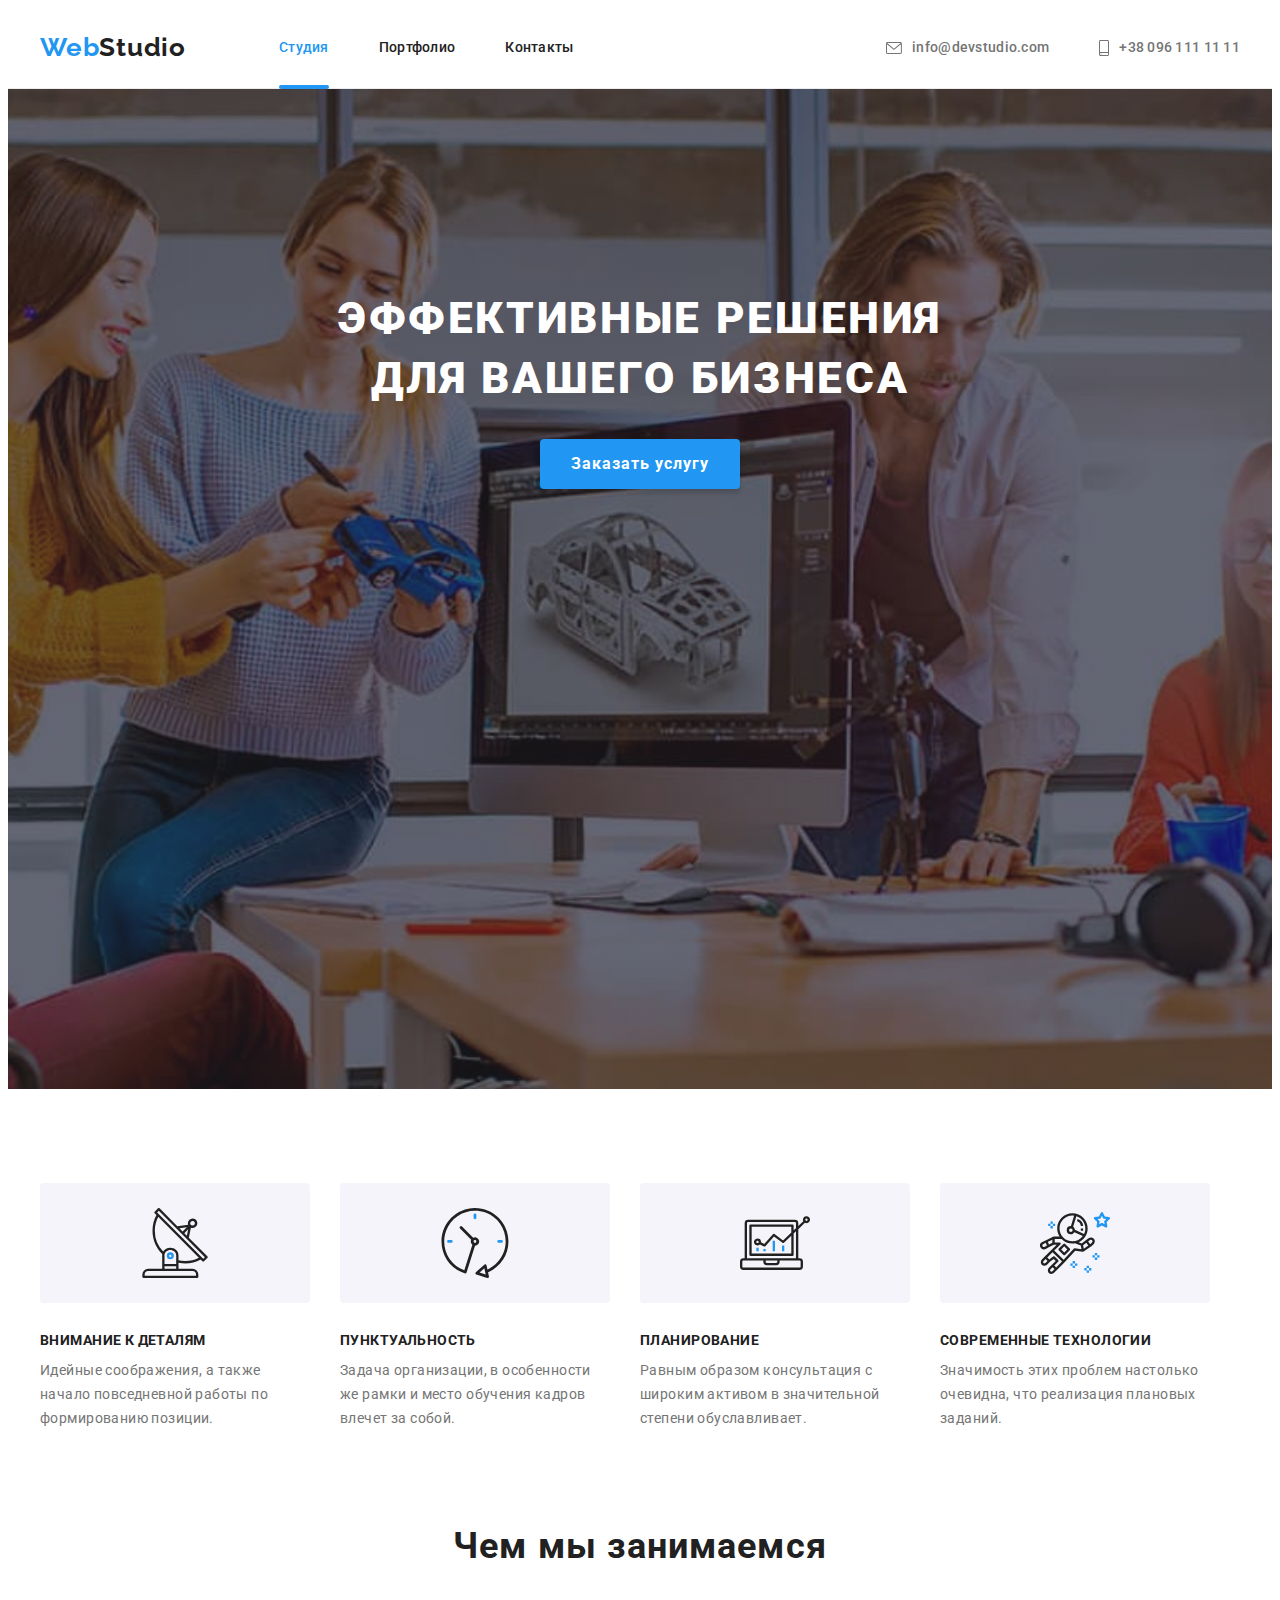
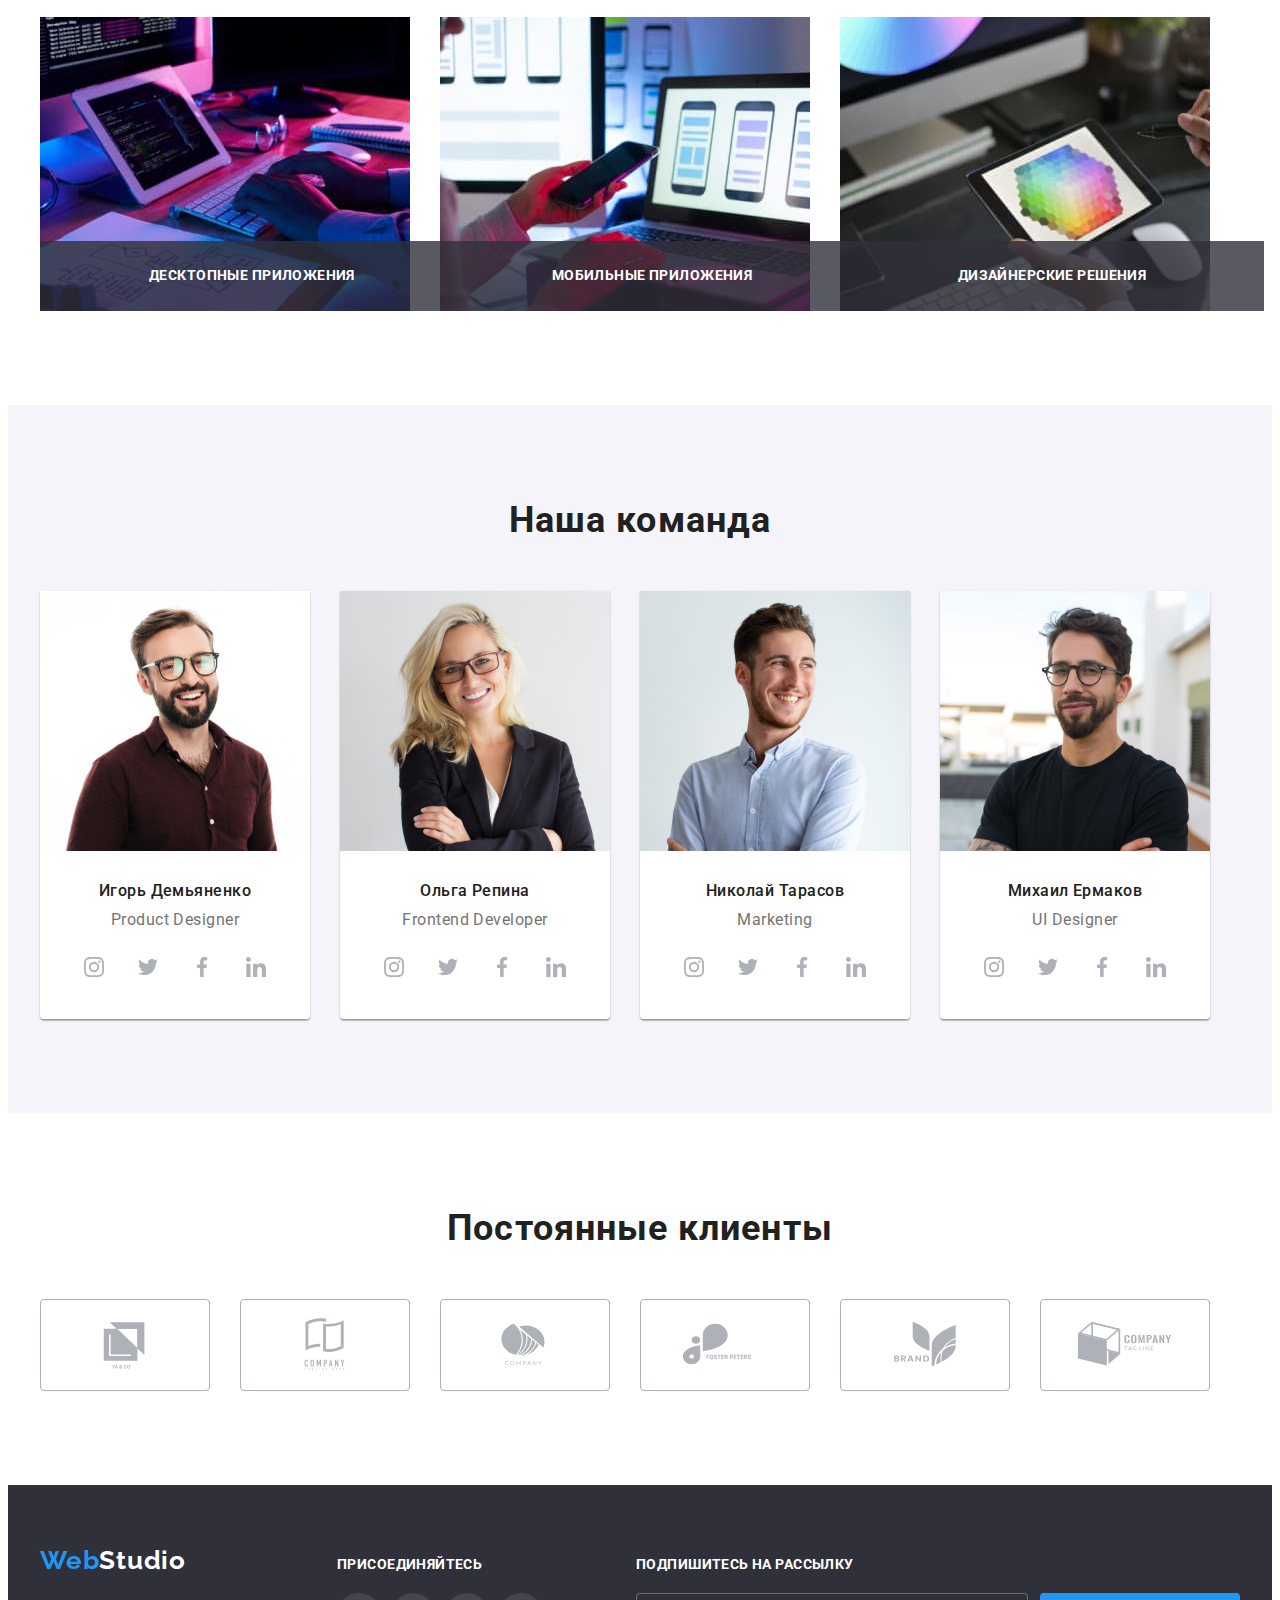
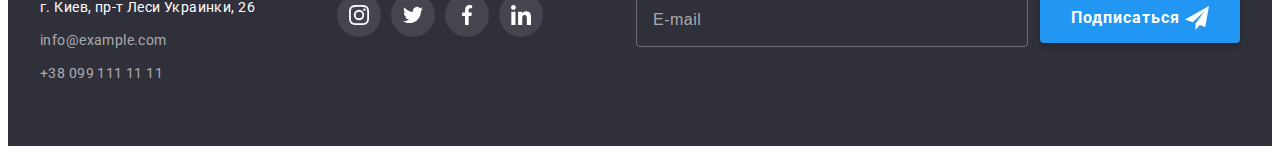
<file: index.html>
<!DOCTYPE html>
<html lang="ru">
  <head>
    <meta charset="UTF-8" />
    <meta http-equiv="X-UA-Compatible" content="IE=edge" />
    <meta name="viewport" content="width=device-width, initial-scale=1.0" />
    <title>WebStudio</title>
    <link
      rel="stylesheet"
      href="https://cdnjs.cloudflare.com/ajax/libs/modern-normalize/1.1.0/modern-normalize.min.css"
      integrity="sha512-wpPYUAdjBVSE4KJnH1VR1HeZfpl1ub8YT/NKx4PuQ5NmX2tKuGu6U/JRp5y+Y8XG2tV+wKQpNHVUX03MfMFn9Q=="
      crossorigin="anonymous"
      referrerpolicy="no-referrer"
    />
    <link rel="preconnect" href="https://fonts.googleapis.com" />
    <link rel="preconnect" href="https://fonts.gstatic.com" crossorigin />
    <link
      href="https://fonts.googleapis.com/css2?family=Raleway:wght@700&family=Roboto:wght@400;500;700;900&display=swap"
      rel="stylesheet"
    />
    <link rel="stylesheet" href="./css/main.min.css">
  </head>
  <body>
    <!-- HEADER -->
    <header class="header">
      <div class="container header__container">
        <a href="./index.html" lang="en" class="logo header__logo"><span class="logo-accent">Web</span>Studio
        </a>
        <nav class="site-nav">
          <ul class="list site-nav__list">
            <li class="site-nav__item">
              <a href="./index.html" class="link site-nav__link site-nav__link--current">Студия</a>
            </li>
            <li class="site-nav__item">
              <a href="./portfolio.html" class="link site-nav__link">Портфолио</a>
            </li>
            <li class="site-nav__item">
              <a href="" class="link site-nav__link">Контакты</a>
            </li>
          </ul>
        </nav>
        <ul class="list contacts header__contacts">
          <li class="contacts__item">
            <a href="mailto:info@example.com" class="link contacts__link">
              <svg class="contacts__icon" width="16" height="12">
                <use href="./images/svg/symbol-defs.svg#icon-envelope"></use>
              </svg>
              info@devstudio.com</a>
          </li>
          <li class="contacts__item">
            <a href="tel:+380961111111" class="link contacts__link">
              <svg class="contacts__icon" width="10" height="16">
                <use href="./images/svg/symbol-defs.svg#icon-smartphone"></use>
              </svg>
              +38 096 111 11 11
            </a>
          </li>
        </ul>
      </div>
    </header>
    <main>
      <!-- HERO -->
      <section class="hero">
        <div class="container">
          <h1 class="hero__title">Эффективные решения для вашего бизнеса</h1>
          <button type="button" class="button" data-modal-open>
            Заказать услугу
          </button>
        </div>
      </section>
      <!-- ADVANTAGES -->
      <section class="advantages">
        <div class="container">
          <h2 class="visually-hidden">Наши преимущества</h2>
          <ul class="list advantages__list">
            <li class="advantages__item">
              <div class="advantages__icon-bg">
                <svg class="advantages__icon" width="70" height="70">
                  <use href="./images/svg/symbol-defs.svg#icon-antenna"></use>
                </svg>
              </div>
              <h3 class="secondary-title advantages__title">Внимание к деталям</h3>
              <p class="advantages__text">
                Идейные соображения, а также начало повседневной работы по
                формированию позиции.
              </p>
            </li>
            <li class="advantages__item">
              <div class="advantages__icon-bg">
                <svg class="advantages__icon" width="70" height="70">
                  <use href="./images/svg/symbol-defs.svg#icon-clock"></use>
                </svg>
              </div>
              <h3 class="secondary-title advantages__title">Пунктуальность</h3>
              <p class="advantages__text">
                Задача организации, в особенности же рамки и место обучения
                кадров влечет за собой.
              </p>
            </li>
            <li class="advantages__item">
              <div class="advantages__icon-bg">
                <svg class="advantages__icon" width="70" height="70">
                  <use href="./images/svg/symbol-defs.svg#icon-diagram"></use>
                </svg>
              </div>
              <h3 class="secondary-title advantages__title">Планирование</h3>
              <p class="advantages__text">
                Равным образом консультация с широким активом в значительной
                степени обуславливает.
              </p>
            </li>
            <li class="advantages__item">
              <div class="advantages__icon-bg">
                <svg class="advantages__icon" width="70" height="70">
                  <use href="./images/svg/symbol-defs.svg#icon-astronaut"></use>
                </svg>
              </div>
              <h3 class="secondary-title advantages__title">Современные технологии</h3>
              <p class="advantages__text">
                Значимость этих проблем настолько очевидна, что реализация
                плановых заданий.
              </p>
            </li>
          </ul>
        </div>
      </section>
      <!-- DIRECTIONS -->
      <section class="directions">
        <div class="container">
          <h2 class="title">Чем мы занимаемся</h2>
          <ul class="list directions__list">
            <li class="directions__item">
              <img
                src="./images/directions/img1.jpg"
                alt="Пишем код"
                width="370"
                height="294"
                class="directions__img"
              />
              <p class="secondary-title directions__secondary-title">Десктопные приложения</p>
            </li>
            <li class="directions__item">
              <img
                src="./images/directions/img2.jpg"
                alt="Адаптируем сайт под смартфон"
                width="370"
                height="294"
                class="directions__img"
              />
              <p class="secondary-title directions__secondary-title">Мобильные приложения</p>
            </li>
            <li class="directions__item">
              <img
                src="./images/directions/img3.jpg"
                alt="Разрабатываем дизайн"
                width="370"
                height="294"
                class="directions__img"
              />
              <p class="secondary-title directions__secondary-title">Дизайнерские решения</p>
            </li>
          </ul>
        </div>
      </section>
      <!-- TEAM -->
      <section class="team">
        <div class="container">
          <h2 class="title">Наша команда</h2>
          <ul class="list team__card-set">
            <li class="team__card">
              <img
                src="./images/team/img1.jpg"
                alt="Фото"
                width="270"
                height="260"
                class="team__img"
              />
              <div class="team__content">
                <h3 class="team__name">Игорь Демьяненко</h3>
                <p lang="en" class="team__position">Product Designer</p>
                <ul class="list team__socials">
                  <li class="team__item">
                    <a href="" class="team__link">
                      <svg class="team__icon" width="20" height="20">
                        <use
                          href="./images/svg/symbol-defs.svg#icon-instagram"
                        ></use>
                      </svg>
                    </a>
                  </li>
                  <li class="team__item">
                    <a href="" class="team__link">
                      <svg class="team__icon" width="20" height="20">
                        <use
                          href="./images/svg/symbol-defs.svg#icon-twitter"
                        ></use>
                      </svg>
                    </a>
                  </li>
                  <li class="team__item">
                    <a href="" class="team__link">
                      <svg class="team__icon" width="20" height="20">
                        <use
                          href="./images/svg/symbol-defs.svg#icon-facebook"
                        ></use>
                      </svg>
                    </a>
                  </li>
                  <li class="team__item">
                    <a href="" class="team__link">
                      <svg class="team__icon" width="20" height="20">
                        <use
                          href="./images/svg/symbol-defs.svg#icon-linkedin"
                        ></use>
                      </svg>
                    </a>
                  </li>
                </ul>
              </div>
            </li>
            <li class="team__card">
              <img
                src="./images/team/img2.jpg"
                alt="Фото"
                width="270"
                height="260"
                class="team__img"
              />
              <div class="team__content">
                <h3 class="team__name">Ольга Репина</h3>
                <p lang="en" class="team__position">Frontend Developer</p>
                <ul class="list team__socials">
                  <li class="team__item">
                    <a href="" class="team__link">
                      <svg class="team__icon" width="20" height="20">
                        <use href="./images/svg/symbol-defs.svg#icon-instagram"></use>
                      </svg>
                    </a>
                  </li>
                  <li class="team__item">
                    <a href="" class="team__link">
                      <svg class="team__icon" width="20" height="20">
                        <use href="./images/svg/symbol-defs.svg#icon-twitter"></use>
                      </svg>
                    </a>
                  </li>
                  <li class="team__item">
                    <a href="" class="team__link">
                      <svg class="team__icon" width="20" height="20">
                        <use href="./images/svg/symbol-defs.svg#icon-facebook"></use>
                      </svg>
                    </a>
                  </li>
                  <li class="team__item">
                    <a href="" class="team__link">
                      <svg class="team__icon" width="20" height="20">
                        <use href="./images/svg/symbol-defs.svg#icon-linkedin"></use>
                      </svg>
                    </a>
                  </li>
                </ul>
              </div>
            </li>
            <li class="team__card">
              <img
                src="./images/team/img3.jpg"
                alt="Фото"
                width="270"
                height="260"
                class="team__img"
              />
              <div class="team__content">
                <h3 class="team__name">Николай Тарасов</h3>
                <p lang="en" class="team__position">Marketing</p>
                <ul class="list team__socials">
                  <li class="team__item">
                    <a href="" class="team__link">
                      <svg class="team__icon" width="20" height="20">
                        <use
                          href="./images/svg/symbol-defs.svg#icon-instagram"
                        ></use>
                      </svg>
                    </a>
                  </li>
                  <li class="team__item">
                    <a href="" class="team__link">
                      <svg class="team__icon" width="20" height="20">
                        <use
                          href="./images/svg/symbol-defs.svg#icon-twitter"
                        ></use>
                      </svg>
                    </a>
                  </li>
                  <li class="team__item">
                    <a href="" class="team__link">
                      <svg class="team__icon" width="20" height="20">
                        <use
                          href="./images/svg/symbol-defs.svg#icon-facebook"
                        ></use>
                      </svg>
                    </a>
                  </li>
                  <li class="team__item">
                    <a href="" class="team__link">
                      <svg class="team__icon" width="20" height="20">
                        <use
                          href="./images/svg/symbol-defs.svg#icon-linkedin"
                        ></use>
                      </svg>
                    </a>
                  </li>
                </ul>
              </div>
            </li>
            <li class="team__card">
              <img
                src="./images/team/img4.jpg"
                alt="Фото"
                width="270"
                height="260"
                class="team__img"
              />
              <div class="team__content">
                <h3 class="team__name">Михаил Ермаков</h3>
                <p lang="en" class="team__position">UI Designer</p>
                <ul class="list team__socials">
                  <li class="team__item">
                    <a href="" class="team__link">
                      <svg class="team__icon" width="20" height="20">
                        <use href="./images/svg/symbol-defs.svg#icon-instagram"></use>
                      </svg>
                    </a>
                  </li>
                  <li class="team__item">
                    <a href="" class="team__link">
                      <svg class="team__icon" width="20" height="20">
                        <use href="./images/svg/symbol-defs.svg#icon-twitter"></use>
                      </svg>
                    </a>
                  </li>
                  <li class="team__item">
                    <a href="" class="team__link">
                      <svg class="team__icon" width="20" height="20">
                        <use href="./images/svg/symbol-defs.svg#icon-facebook"></use>
                      </svg>
                    </a>
                  </li>
                  <li class="team__item">
                    <a href="" class="team__link">
                      <svg class="team__icon" width="20" height="20">
                        <use href="./images/svg/symbol-defs.svg#icon-linkedin"></use>
                      </svg>
                    </a>
                  </li>
                </ul>
              </div>
            </li>
          </ul>
        </div>
      </section>
      <!-- CLIENTS -->
      <section class="clients">
        <div class="container">
          <h2 class="title">Постоянные клиенты</h2>
          <ul class="list clients__list">
            <li class="clients__item">
              <a href="" class="clients__link">
                <svg class="clients__icon" width="106" height="60">
                  <use href="./images/svg/symbol-defs.svg#icon-Logo-1"></use>
                </svg>
              </a>
            </li>
            <li class="clients__item">
              <a href="" class="clients__link">
                <svg class="clients__icon" width="106" height="60">
                  <use href="./images/svg/symbol-defs.svg#icon-Logo-2"></use>
                </svg>
              </a>
            </li>
            <li class="clients__item">
              <a href="" class="clients__link">
                <svg class="clients__icon" width="106" height="60">
                  <use href="./images/svg/symbol-defs.svg#icon-Logo-3"></use>
                </svg>
              </a>
            </li>
            <li class="clients__item">
              <a href="" class="clients__link">
                <svg class="clients__icon" width="106" height="60">
                  <use href="./images/svg/symbol-defs.svg#icon-Logo-4"></use>
                </svg>
              </a>
            </li>
            <li class="clients__item">
              <a href="" class="clients__link">
                <svg class="clients__icon" width="106" height="60">
                  <use href="./images/svg/symbol-defs.svg#icon-Logo-5"></use>
                </svg>
              </a>
            </li>
            <li class="clients__item">
              <a href="" class="clients__link">
                <svg class="clients__icon" width="106" height="60">
                  <use href="./images/svg/symbol-defs.svg#icon-Logo-6"></use>
                </svg>
              </a>
            </li>
          </ul>
        </div>
      </section>
    </main>
    <!-- FOOTER -->
    <footer class="footer">
      <div class="container footer__container">
        <div class="footer__wrapper">
          <a href="./index.html" lang="en" class="logo footer__logo link"><span class="logo-accent">Web</span>Studio</a>
          <address class="address">
            <p class="address__location">г. Киев, пр-т Леси Украинки, 26</p>
            <a href="mailto:info@example.com" class="link address__link">info@example.com</a>
            <a href="tel:+380991111111" class="link address__link">+38 099 111 11 11</a>
          </address>
        </div>
        <div class="socials footer__socials">
          <p class="secondary-title socials__secondary-title">присоединяйтесь</p>
          <ul class="list socials__list">
            <li class="socials__item">
              <a href="" class="socials__link">
                <svg class="socials__icon" width="20" height="20">
                  <use href="./images/svg/symbol-defs.svg#icon-instagram"></use>
                </svg>
              </a>
            </li>
            <li class="socials__item">
              <a href="" class="socials__link">
                <svg class="socials__icon" width="20" height="20">
                  <use href="./images/svg/symbol-defs.svg#icon-twitter"></use>
                </svg>
              </a>
            </li>
            <li class="socials__item">
              <a href="" class="socials__link">
                <svg class="socials__icon" width="20" height="20">
                  <use href="./images/svg/symbol-defs.svg#icon-facebook"></use>
                </svg>
              </a>
            </li>
            <li class="socials__item">
              <a href="" class="socials__link">
                <svg class="socials__icon" width="20" height="20">
                  <use href="./images/svg/symbol-defs.svg#icon-linkedin"></use>
                </svg>
              </a>
            </li>
          </ul>
        </div>
        <div class="footer__form-box">
          <p class="secondary-title form-box__secondary-title">Подпишитесь на рассылку</p>
          <form class="footer-form">
            <input
              type="email"
              name="email"
              placeholder="E-mail"
              class="footer-form__input"
            />
            <button type="submit" class="button footer-form__button">
              Подписаться&nbsp;
              <svg class="button__icon" width="24" height="24">
                <use href="./images/svg/symbol-defs.svg#icon-send"></use>
              </svg>
            </button>
          </form>
        </div>
      </div>
    </footer>

    <!-- MODAL -->

    <div class="backdrop is-hidden" data-modal>
      <div class="modal">
        <button class="modal__btn-close" data-modal-close>
          <svg class="modal__btn-icon" width="18" height="18">
            <use href="./images/svg/symbol-defs.svg#icon-close"></use>
          </svg>
        </button>
        <p class="modal__title">Оставьте свои данные, мы вам перезвоним</p>
        <form>
          <label class="form__field">
            <span class="form__label">Имя</span>
            <input class="form__input" type="text" name="name" />
            <svg class="form__icon" width="18" height="18">
              <use href="./images/svg/symbol-defs.svg#icon-person"></use>
            </svg>
          </label>

          <label class="form__field">
            <span class="form__label">Телефон</span>
            <input class="form__input" type="tel" name="tel" />
            <svg class="form__icon" width="18" height="18">
              <use href="./images/svg/symbol-defs.svg#icon-phone"></use>
            </svg>
          </label>

          <label class="form__field">
            <span class="form__label">Почта</span>
            <input class="form__input" type="email" name="email" />
            <svg class="form__icon" width="18" height="18">
              <use href="./images/svg/symbol-defs.svg#icon-email"></use>
            </svg>
          </label>
          <label class="form__label">Комментарий
            <textarea
              class="form__input form__input--large"
              name="comment"
              placeholder="Введите текст"
            ></textarea>
          </label>
          <div class="form__agreement-box">
            <input
              class="form__agreement visually-hidden"
              type="checkbox"
              name="agreement"
              id="agreement"
            />
            <span class="form__agreement-icon"></span>
            <label class="form__agreement-text" for="agreement">
              Соглашаюсь с рассылкой и принимаю
              <a href="" class="form__link">Условия договора</a></label
            >
          </div>
          <button class="button" type="submit">Отправить</button>
        </form>
      </div>
    </div>

    <script src="./js/modal.js"></script>
  </body>
</html>
</file>
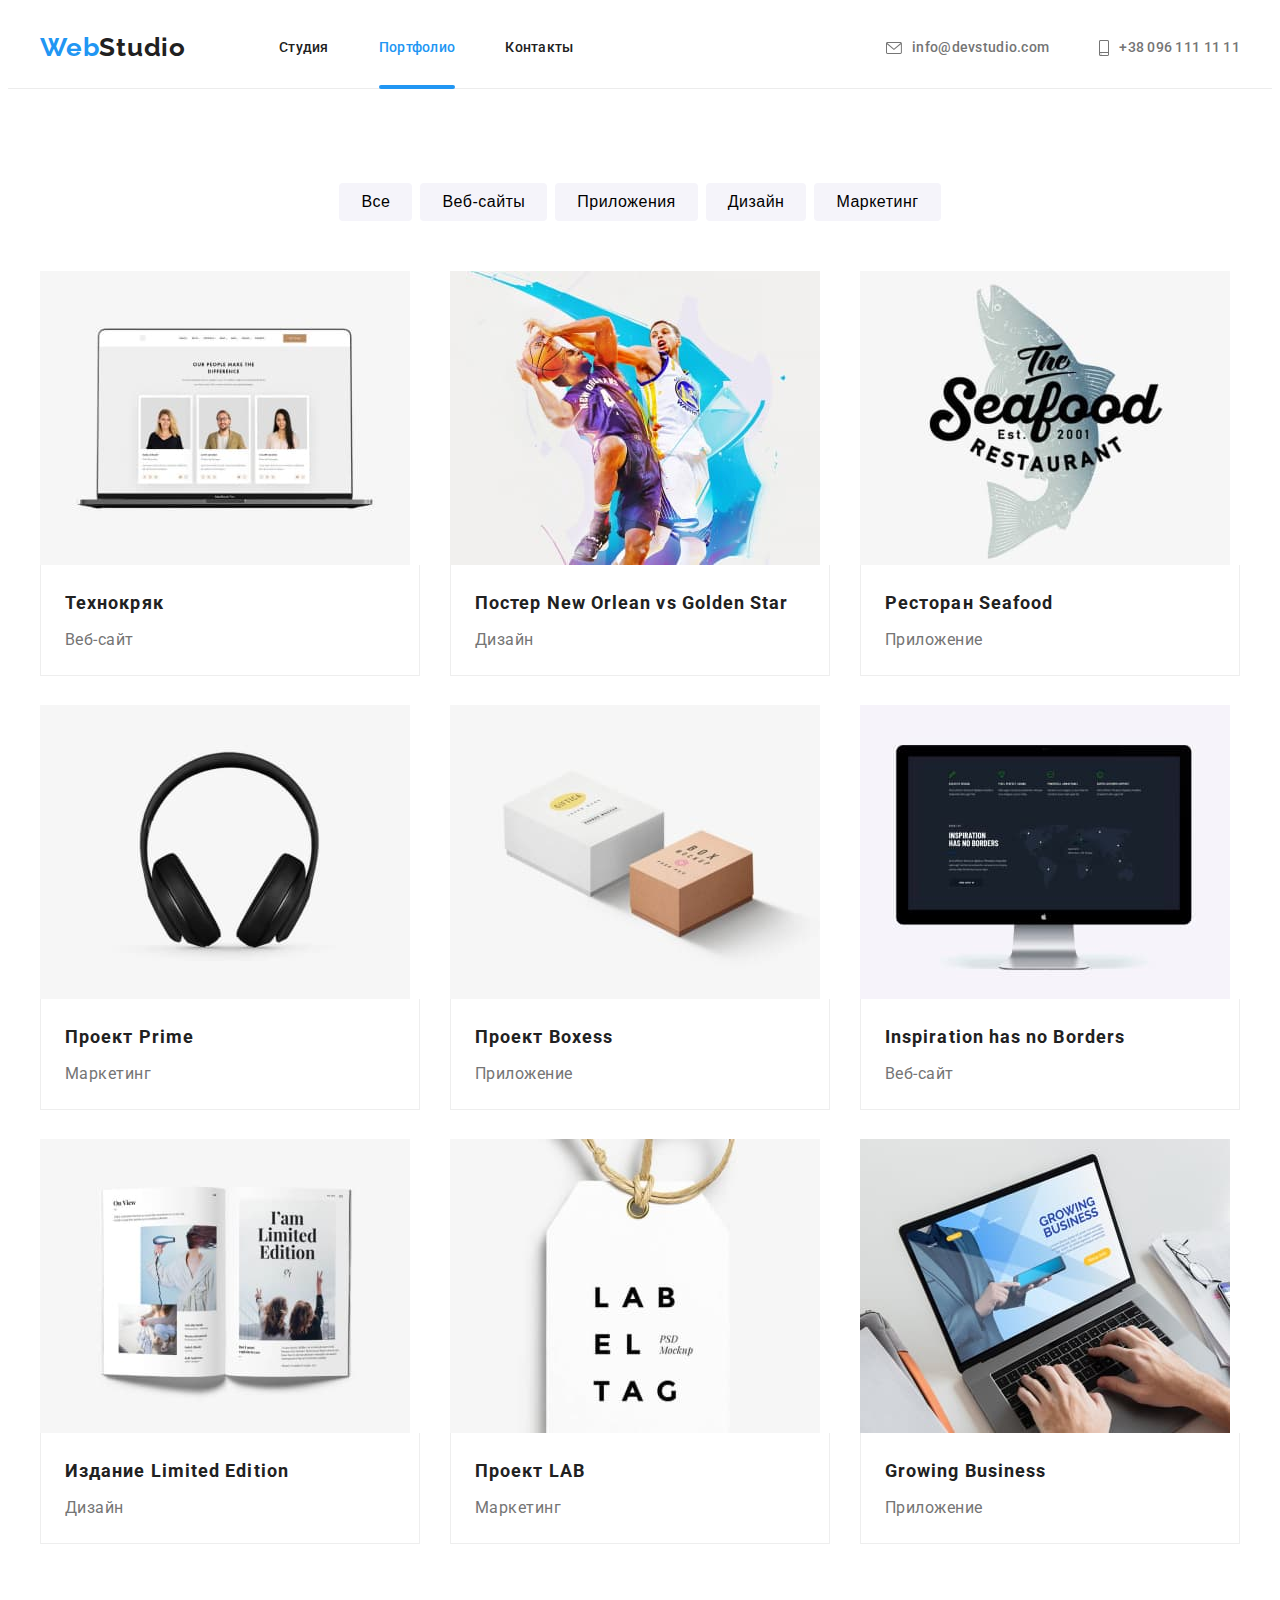
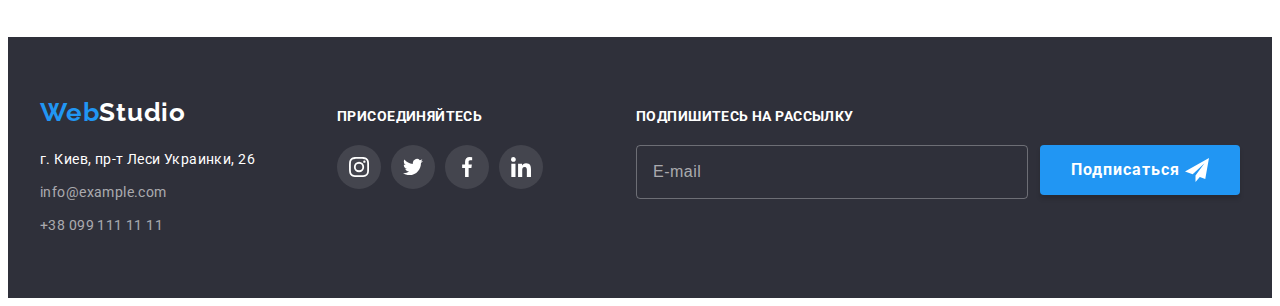
<file: portfolio.html>
<!DOCTYPE html>
<html lang="ru">
  <head>
    <meta charset="UTF-8" />
    <meta http-equiv="X-UA-Compatible" content="IE=edge" />
    <meta name="viewport" content="width=device-width, initial-scale=1.0" />
    <title>Portfolio - WebStudio</title>
    <link
      rel="stylesheet"
      href="https://cdnjs.cloudflare.com/ajax/libs/modern-normalize/1.1.0/modern-normalize.min.css"
      integrity="sha512-wpPYUAdjBVSE4KJnH1VR1HeZfpl1ub8YT/NKx4PuQ5NmX2tKuGu6U/JRp5y+Y8XG2tV+wKQpNHVUX03MfMFn9Q=="
      crossorigin="anonymous"
      referrerpolicy="no-referrer"
    />
    <link rel="preconnect" href="https://fonts.googleapis.com" />
    <link rel="preconnect" href="https://fonts.gstatic.com" crossorigin />
    <link
      href="https://fonts.googleapis.com/css2?family=Raleway:wght@700&family=Roboto:wght@400;500;700;900&display=swap"
      rel="stylesheet"
    />
    <link rel="stylesheet" href="./css/main.min.css">
  </head>
  <body>
    <!-- HEADER -->
    <header class="header">
      <div class="container header__container">
        <a href="./index.html" lang="en" class="logo header__logo"><span class="logo-accent">Web</span>Studio
        </a>
        <nav class="site-nav">
          <ul class="list site-nav__list">
            <li class="site-nav__item">
              <a href="./index.html" class="link site-nav__link">Студия</a>
            </li>
            <li class="site-nav__item">
              <a href="./portfolio.html" class="link site-nav__link site-nav__link--current">Портфолио</a>
            </li>
            <li class="site-nav__item">
              <a href="" class="link site-nav__link">Контакты</a>
            </li>
          </ul>
        </nav>
        <ul class="list contacts header__contacts">
          <li class="contacts__item">
            <a href="mailto:info@example.com" class="link contacts__link">
              <svg class="contacts__icon" width="16" height="12">
                <use href="./images/svg/symbol-defs.svg#icon-envelope"></use>
              </svg>
              info@devstudio.com</a>
          </li>
          <li class="contacts__item">
            <a href="tel:+380961111111" class="link contacts__link">
              <svg class="contacts__icon" width="10" height="16">
                <use href="./images/svg/symbol-defs.svg#icon-smartphone"></use>
              </svg>
              +38 096 111 11 11
            </a>
          </li>
        </ul>
      </div>
    </header>
    <main>
      <!-- PORTFOLIO -->
      <section class="portfolio">
        <div class="container">
          <h1 class="visually-hidden">Портфолио</h1>
          <ul class="filter portfolio__filter list">
            <li class="filter__item">
              <button type="button" class="filter__btn">Все</button>
            </li>
            <li class="filter__item">
              <button type="button" class="filter__btn">Веб-сайты</button>
            </li>
            <li class="filter__item">
              <button type="button" class="filter__btn">Приложения</button>
            </li>
            <li class="filter__item">
              <button type="button" class="filter__btn">Дизайн</button>
            </li>
            <li class="filter__item">
              <button type="button" class="filter__btn">Маркетинг</button>
            </li>
          </ul>

          <ul class="portfolio__list list">
            <li class="portfolio__item">
              <a href="" class="portfolio__link link">
                <div class="portfolio__box">
                  <img
                    src="./images/portfolio/img1.jpg"
                    alt="Изображение"
                    width="370"
                    height="294"
                    class="portfolio__img"
                  />
                  <p class="portfolio__description">
                    Ресурс предлагает комплексные предложения с разным уровнем
                    функционала и сервисов. Все это позволит посетителю получить
                    исчерпывающие сведения о компании или частном лице.
                  </p>
                </div>
                <div class="portfolio__text">
                  <h2 class="portfolio__name">Технокряк</h2>
                  <p class="portfolio__category">Веб-сайт</p>
                </div>
              </a>
            </li>
            <li class="portfolio__item">
              <a href="" class="portfolio__link link">
                <div class="portfolio__box">
                  <img
                    src="./images/portfolio/img2.jpg"
                    alt="Изображение"
                    width="370"
                    height="294"
                    class="portfolio__img"
                  />
                  <p class="portfolio__description">
                    Ресурс предлагает комплексные предложения с разным уровнем
                    функционала и сервисов. Все это позволит посетителю получить
                    исчерпывающие сведения о компании или частном лице.
                  </p>
                </div>
                <div class="portfolio__text">
                  <h2 class="portfolio__name">
                    Постер New Orlean vs Golden Star
                  </h2>
                  <p class="portfolio__category">Дизайн</p>
                </div>
              </a>
            </li>
            <li class="portfolio__item">
              <a href="" class="portfolio__link link">
                <div class="portfolio__box">
                  <img
                    src="./images/portfolio/img3.jpg"
                    alt="Изображение"
                    width="370"
                    height="294"
                    class="portfolio__img"
                  />
                  <p class="portfolio__description">
                    Ресурс предлагает комплексные предложения с разным уровнем
                    функционала и сервисов. Все это позволит посетителю получить
                    исчерпывающие сведения о компании или частном лице.
                  </p>
                </div>
                <div class="portfolio__text">
                  <h2 class="portfolio__name">Ресторан Seafood</h2>
                  <p class="portfolio__category">Приложение</p>
                </div>
              </a>
            </li>
            <li class="portfolio__item">
              <a href="" class="portfolio__link link">
                <div class="portfolio__box">
                  <img
                    src="./images/portfolio/img4.jpg"
                    alt="Изображение"
                    width="370"
                    height="294"
                    class="portfolio__img"
                  />
                  <p class="portfolio__description">
                    Ресурс предлагает комплексные предложения с разным уровнем
                    функционала и сервисов. Все это позволит посетителю получить
                    исчерпывающие сведения о компании или частном лице.
                  </p>
                </div>
                <div class="portfolio__text">
                  <h2 class="portfolio__name">Проект Prime</h2>
                  <p class="portfolio__category">Маркетинг</p>
                </div>
              </a>
            </li>
            <li class="portfolio__item">
              <a href="" class="portfolio__link link">
                <div class="portfolio__box">
                  <img
                    src="./images/portfolio/img5.jpg"
                    alt="Изображение"
                    width="370"
                    height="294"
                    class="portfolio__img"
                  />
                  <p class="portfolio__description">
                    Ресурс предлагает комплексные предложения с разным уровнем
                    функционала и сервисов. Все это позволит посетителю получить
                    исчерпывающие сведения о компании или частном лице.
                  </p>
                </div>
                <div class="portfolio__text">
                  <h2 class="portfolio__name">Проект Boxess</h2>
                  <p class="portfolio__category">Приложение</p>
                </div>
              </a>
            </li>
            <li class="portfolio__item">
              <a href="" class="portfolio__link link">
                <div class="portfolio__box">
                  <img
                    src="./images/portfolio/img6.jpg"
                    alt="Изображение"
                    width="370"
                    height="294"
                    class="portfolio__img"
                  />
                  <p class="portfolio__description">
                    Ресурс предлагает комплексные предложения с разным уровнем
                    функционала и сервисов. Все это позволит посетителю получить
                    исчерпывающие сведения о компании или частном лице.
                  </p>
                </div>
                <div class="portfolio__text">
                  <h2 class="portfolio__name">Inspiration has no Borders</h2>
                  <p class="portfolio__category">Веб-сайт</p>
                </div>
              </a>
            </li>
            <li class="portfolio__item">
              <a href="" class="portfolio__link link">
                <div class="portfolio__box">
                  <img
                    src="./images/portfolio/img7.jpg"
                    alt="Изображение"
                    width="370"
                    height="294"
                    class="portfolio__img"
                  />
                  <p class="portfolio__description">
                    Ресурс предлагает комплексные предложения с разным уровнем
                    функционала и сервисов. Все это позволит посетителю получить
                    исчерпывающие сведения о компании или частном лице.
                  </p>
                </div>
                <div class="portfolio__text">
                  <h2 class="portfolio__name">Издание Limited Edition</h2>
                  <p class="portfolio__category">Дизайн</p>
                </div>
              </a>
            </li>
            <li class="portfolio__item">
              <a href="" class="portfolio__link link">
                <div class="portfolio__box">
                  <img
                    src="./images/portfolio/img8.jpg"
                    alt="Изображение"
                    width="370"
                    height="294"
                    class="portfolio__img"
                  />
                  <p class="portfolio__description">
                    Ресурс предлагает комплексные предложения с разным уровнем
                    функционала и сервисов. Все это позволит посетителю получить
                    исчерпывающие сведения о компании или частном лице.
                  </p>
                </div>
                <div class="portfolio__text">
                  <h2 class="portfolio__name">Проект LAB</h2>
                  <p class="portfolio__category">Маркетинг</p>
                </div>
              </a>
            </li>
            <li class="portfolio__item">
              <a href="" class="portfolio__link link">
                <div class="portfolio__box">
                  <img
                    src="./images/portfolio/img9.jpg"
                    alt="Изображение"
                    width="370"
                    height="294"
                    class="portfolio__img"
                  />
                  <p class="portfolio__description">
                    Ресурс предлагает комплексные предложения с разным уровнем
                    функционала и сервисов. Все это позволит посетителю получить
                    исчерпывающие сведения о компании или частном лице.
                  </p>
                </div>
                <div class="portfolio__text">
                  <h2 class="portfolio__name">Growing Business</h2>
                  <p class="portfolio__category">Приложение</p>
                </div>
              </a>
            </li>
          </ul>
        </div>
      </section>
    </main>
    <!-- FOOTER -->
    <footer class="footer">
      <div class="container footer__container">
        <div class="footer__wrapper">
          <a href="./index.html" lang="en" class="logo footer__logo link"><span class="logo-accent">Web</span>Studio</a>
          <address class="address">
            <p class="address__location">г. Киев, пр-т Леси Украинки, 26</p>
            <a href="mailto:info@example.com" class="link address__link">info@example.com</a>
            <a href="tel:+380991111111" class="link address__link">+38 099 111 11 11</a>
          </address>
        </div>
        <div class="socials footer__socials">
          <p class="secondary-title socials__secondary-title">присоединяйтесь</p>
          <ul class="list socials__list">
            <li class="socials__item">
              <a href="" class="socials__link">
                <svg class="socials__icon" width="20" height="20">
                  <use href="./images/svg/symbol-defs.svg#icon-instagram"></use>
                </svg>
              </a>
            </li>
            <li class="socials__item">
              <a href="" class="socials__link">
                <svg class="socials__icon" width="20" height="20">
                  <use href="./images/svg/symbol-defs.svg#icon-twitter"></use>
                </svg>
              </a>
            </li>
            <li class="socials__item">
              <a href="" class="socials__link">
                <svg class="socials__icon" width="20" height="20">
                  <use href="./images/svg/symbol-defs.svg#icon-facebook"></use>
                </svg>
              </a>
            </li>
            <li class="socials__item">
              <a href="" class="socials__link">
                <svg class="socials__icon" width="20" height="20">
                  <use href="./images/svg/symbol-defs.svg#icon-linkedin"></use>
                </svg>
              </a>
            </li>
          </ul>
        </div>
        <div class="footer__form-box">
          <p class="secondary-title form-box__secondary-title">Подпишитесь на рассылку</p>
          <form class="footer-form">
            <input type="email" name="email" placeholder="E-mail" class="footer-form__input" />
            <button type="submit" class="button footer-form__button">
              Подписаться&nbsp;
              <svg class="button__icon" width="24" height="24">
                <use href="./images/svg/symbol-defs.svg#icon-send"></use>
              </svg>
            </button>
          </form>
        </div>
      </div>
    </footer>
  </body>
</html>
</file>
<file: css/main.min.css>
:root{--first-bgd-color: #ffffff;--second-bgd-color: #2f303a;--third-bgd-color: #f5f4fa;--contacts-color: #757575;--text-color: #757575;--accent-color: #2196f3;--hover-button-color: #188ce8}p,h1,h2,h3,h4,h5,h6{margin:0}ul,ol{margin:0;padding-left:0}img{display:block}input,textarea{outline:0}body{font-family:"Roboto", sans-serif;color:#212121}.list{list-style:none}.link{text-decoration:none}.visually-hidden{position:absolute;white-space:nowrap;width:1px;height:1px;overflow:hidden;border:0;padding:0;clip:rect(0 0 0 0);clip-path:inset(50%);margin:-1px}.container{width:1200px;margin:0 auto;padding-left:15px;padding-right:15px}.logo{display:block;font-family:"Raleway", sans-serif;font-weight:700;font-size:26px;line-height:1.19;letter-spacing:0.03em;text-decoration:none}.logo-accent{color:var(--accent-color)}.button{display:flex;justify-content:center;align-items:center;margin-left:auto;margin-right:auto;width:200px;height:50px;font-family:inherit;font-weight:700;font-size:16px;line-height:1.88;letter-spacing:0.06em;border-width:0;border-radius:4px;cursor:pointer;color:#ffffff;background-color:var(--accent-color);box-shadow:0px 4px 4px rgba(0,0,0,0.15);transition:background-color 250ms cubic-bezier(0.4, 0, 0.2, 1)}.button:hover,.button:focus{background-color:var(--hover-button-color)}.title{margin-bottom:50px;font-size:36px;line-height:1.17;text-align:center;letter-spacing:0.03em}.secondary-title{font-weight:700;font-size:14px;line-height:1.14;letter-spacing:0.03em;text-transform:uppercase}.backdrop{position:fixed;top:0;left:0;transition:opacity 250ms cubic-bezier(0.4, 0, 0.2, 1);width:100%;height:100%;background-color:rgba(0,0,0,0.2)}.backdrop.is-hidden{opacity:0;pointer-events:none}.modal{position:absolute;top:50%;left:50%;transform:translate(-50%, -50%);width:528px;padding:40px;background-color:#ffffff;box-shadow:0px 1px 3px rgba(0,0,0,0.12),0px 1px 1px rgba(0,0,0,0.14),0px 2px 1px rgba(0,0,0,0.2);border-radius:4px}.modal__btn-close{position:absolute;top:8px;right:8px;transition:opacity 250ms cubic-bezier(0.4, 0, 0.2, 1);display:flex;justify-content:center;align-items:center;width:30px;height:30px;border:1px solid rgba(0,0,0,0.1);border-radius:50%;cursor:pointer;background-color:transparent}.modal__btn-icon{fill:#000;transition:fill 250ms cubic-bezier(0.4, 0, 0.2, 1)}.modal__btn-close:hover .modal__btn-icon,.modal__btn-close:focus .modal__btn-icon{fill:var(--accent-color)}.modal__title{margin-bottom:12px;font-weight:700;font-size:20px;line-height:1.15;text-align:center;letter-spacing:0.03em;color:#212121}.form__field{position:relative;display:block;margin-bottom:10px}.form__label{font-size:12px;line-height:1.17px;letter-spacing:0.01em;color:var(--text-color)}.form__input{padding-left:42px;padding-right:12px;border:1px solid rgba(33,33,33,0.2);border-radius:4px;margin-top:4px;width:100%;height:40px;transition:border-color 250ms cubic-bezier(0.4, 0, 0.2, 1)}.form__input:focus{border-color:var(--accent-color)}.form__icon{position:absolute;left:12px;bottom:11px;transition:fill 250ms cubic-bezier(0.4, 0, 0.2, 1)}.form__input:focus+.form__icon{fill:var(--accent-color)}.form__input--large{padding:12px 16px;margin-bottom:20px;height:120px;resize:none}.form__input--large::placeholder{font-size:12px;line-height:1.17;letter-spacing:0.01em;color:rgba(117,117,117,0.5)}.form__agreement-box{display:flex;justify-content:center;align-items:center;margin-bottom:30px}.form__agreement-icon{display:inline-block;border:2px solid #212121;width:16px;height:15px;border-radius:2px;margin-right:7px;transition:border-color 250ms cubic-bezier(0.4, 0, 0.2, 1),background-color 250ms cubic-bezier(0.4, 0, 0.2, 1)}.form__agreement:checked+.form__agreement-icon{border-color:transparent;background-origin:border-box;background-image:url(../images/svg/icon-check.svg);background-color:var(--accent-color);background-size:contain}.form__agreement-text{font-size:14px;line-height:1.71;letter-spacing:0.03em;color:var(--text-color)}.form__link{text-decoration-line:underline;color:#2196f3}.header{border-bottom:1px solid #ececec}.header__container{display:flex;align-items:center}.header__logo{display:block;padding-top:24px;padding-bottom:25px;color:inherit}.header__contacts{display:flex;margin-left:auto}.site-nav{margin-left:93px}.site-nav__list{display:flex}.site-nav__item:not(:first-child){margin-left:50px}.site-nav__link{display:block;padding-top:32px;padding-bottom:32px;font-weight:500;font-size:14px;line-height:1.14;letter-spacing:0.02em;color:inherit;transition:color 250ms cubic-bezier(0.4, 0, 0.2, 1)}.site-nav__link:hover,.site-nav__link:focus{color:var(--accent-color)}.site-nav__link--current{position:relative;color:var(--accent-color)}.site-nav__link--current::after{content:"";position:absolute;bottom:-1px;display:block;width:100%;height:4px;border-radius:2px;background-color:var(--accent-color)}.contacts__item:not(:first-child){margin-left:50px}.contacts__link{display:flex;align-items:center;padding-top:32px;padding-bottom:32px;font-weight:500;font-size:14px;line-height:1.14;letter-spacing:0.02em;color:#757575;transition:color 250ms cubic-bezier(0.4, 0, 0.2, 1)}.contacts__link:hover,.contacts__link:focus{color:var(--accent-color)}.contacts__icon{margin-right:10px;fill:currentColor}.hero{padding-top:200px;padding-bottom:200px;margin-right:auto;margin-left:auto;max-width:1600px;min-height:600px;background-color:var(--second-bgd-color);background-image:linear-gradient(rgba(47,48,58,0.4), rgba(47,48,58,0.4)),url(../images/bg/hero-bg.jpg);background-repeat:no-repeat;background-position:center;background-size:cover}.hero__title{width:696px;margin-left:auto;margin-bottom:30px;margin-right:auto;font-weight:900;font-size:44px;line-height:1.36;text-align:center;letter-spacing:0.06em;text-transform:uppercase;color:#ffffff}.advantages{padding-top:94px;padding-bottom:94px}.advantages__list{display:flex}.advantages__item{width:270px}.advantages__item:not(:last-child){margin-right:30px}.advantages__icon-bg{width:270px;height:120px;display:flex;justify-content:center;align-items:center;border-radius:4px;margin-bottom:30px;background-color:var(--third-bgd-color)}.advantages__title{margin-bottom:10px}.advantages__text{font-size:14px;line-height:1.71;letter-spacing:0.03em;color:var(--text-color)}.directions{padding-bottom:94px}.directions__list{display:flex}.directions__item{position:relative}.directions__item:not(:last-child){margin-right:30px}.directions__secondary-title{position:absolute;bottom:0;width:100%;padding:27px;text-align:center;color:#ffffff;background-color:rgba(47,48,58,0.8)}.team{padding-top:94px;padding-bottom:94px;background-color:var(--third-bgd-color)}.team__card-set{display:flex}.team__card{border-radius:0px 0px 4px 4px;overflow:hidden;box-shadow:0px 1px 3px rgba(0,0,0,0.12),0px 1px 1px rgba(0,0,0,0.14),0px 2px 1px rgba(0,0,0,0.2)}.team__card:not(:last-child){margin-right:30px}.team__content{padding:30px 32px;background-color:var(--first-bgd-color)}.team__name{margin-bottom:10px;font-weight:500;font-size:16px;line-height:1.19;text-align:center;letter-spacing:0.03em}.team__position{margin-bottom:16px;font-size:16px;line-height:1.19;text-align:center;letter-spacing:0.03em;color:var(--text-color)}.team__socials{display:flex}.team__item:not(:last-child){margin-right:10px}.team__link{transition:color 250ms cubic-bezier(0.4, 0, 0.2, 1),background-color 250ms cubic-bezier(0.4, 0, 0.2, 1);display:inline-block;width:44px;height:44px;display:flex;justify-content:center;align-items:center;border-radius:50%;color:#afb1b8}.team__link:hover,.team__link:focus{color:#ffffff;background-color:var(--accent-color)}.team__icon{fill:currentColor}.clients{padding-top:94px;padding-bottom:94px}.clients__list{display:flex}.clients__item:not(:last-child){margin-right:30px}.clients__link{display:inline-block;width:170px;height:92px;display:flex;justify-content:center;align-items:center;border:1px solid #afb1b8;box-sizing:border-box;border-radius:4px;color:#afb1b8;transition:color 250ms cubic-bezier(0.4, 0, 0.2, 1),border-color 250ms cubic-bezier(0.4, 0, 0.2, 1)}.clients__link:hover,.clients__link:focus{color:var(--accent-color);border-color:var(--accent-color)}.clients__icon{fill:currentColor}.portfolio{padding-top:94px;padding-bottom:94px}.portfolio__filter{display:flex;justify-content:center;margin-bottom:50px}.filter__item:not(:first-child){margin-left:8px}.filter__btn{padding:6px 22px;font-weight:500;font-size:16px;line-height:1.62;letter-spacing:0.03em;background-color:var(--third-bgd-color);border-width:0;border-radius:4px;cursor:pointer;transition:box-shadow 250ms cubic-bezier(0.4, 0, 0.2, 1),background-color 250ms cubic-bezier(0.4, 0, 0.2, 1),color 250ms cubic-bezier(0.4, 0, 0.2, 1)}.filter__btn:hover,.filter__btn:focus{color:#ffffff;background-color:var(--accent-color);box-shadow:0px 3px 1px rgba(0,0,0,0.1),0px 1px 2px rgba(0,0,0,0.08),0px 2px 2px rgba(0,0,0,0.12)}.portfolio__list{display:flex;flex-wrap:wrap;margin-left:-30px;margin-top:-30px}.portfolio__item{width:370px;height:404px;flex-basis:calc((100% - 90px) / 3);margin-left:30px;margin-top:30px}.portfolio__link{transition:box-shadow 250ms cubic-bezier(0.4, 0, 0.2, 1)}.portfolio__link:hover,.portfolio__link:focus{display:block;box-shadow:0px 1px 1px rgba(0,0,0,0.12),0px 4px 4px rgba(0,0,0,0.06),1px 4px 6px rgba(0,0,0,0.16)}.portfolio__box{position:relative;overflow:hidden}.portfolio__description{position:absolute;top:0;left:0;width:100%;height:100%;display:flex;justify-content:center;align-items:center;padding:24px;transform:translateY(100%);transition:transform 250ms cubic-bezier(0.4, 0, 0.2, 1);font-size:18px;line-height:1.56;letter-spacing:0.03em;color:#ffffff;background-color:rgba(33,150,243,0.9)}.portfolio__link:hover .portfolio__description{transform:translateY(0)}.portfolio__text{padding:20px 24px;border-right:1px solid #eeeeee;border-bottom:1px solid #eeeeee;border-left:1px solid #eeeeee}.portfolio__name{margin-bottom:4px;font-size:18px;line-height:2;letter-spacing:0.06em;color:#212121}.portfolio__category{font-size:16px;line-height:1.88;letter-spacing:0.03em;color:#757575}.footer{padding-top:60px;padding-bottom:60px;background-color:var(--second-bgd-color)}.footer__container{display:flex;align-items:baseline}.footer__wrapper{margin-right:70px}.footer__logo{margin-bottom:20px;color:#ffffff}.address{font-style:unset;font-size:14px;line-height:1.71;letter-spacing:0.03em}.address__location{margin-bottom:9px;color:#ffffff}.address__link{transition:color 250ms cubic-bezier(0.4, 0, 0.2, 1);display:inline-block;color:rgba(255,255,255,0.6)}.address__link:not(:last-child){margin-bottom:9px}.address__link:hover,.address__link:focus{color:var(--accent-color)}.footer__socials{margin-right:93px}.socials__secondary-title{margin-bottom:20px;color:#ffffff}.socials__list{display:flex}.socials__item:not(:last-child){margin-right:10px}.socials__link{transition:background-color 250ms cubic-bezier(0.4, 0, 0.2, 1);display:inline-block;width:44px;height:44px;display:flex;justify-content:center;align-items:center;border-radius:50%;color:#ffffff;background-color:rgba(255,255,255,0.1)}.socials__link:hover,.socials__link:focus{background-color:var(--accent-color)}.socials__icon{fill:currentColor}.footer-form{display:flex}.form-box__secondary-title{margin-bottom:20px;color:#ffffff}.footer-form__input{padding-left:16px;padding-right:16px;border:1px solid rgba(255,255,255,0.3);border-radius:4px;margin-right:12px;width:358px;height:50px;font-size:16px;line-height:1.25;letter-spacing:0.03em;color:rgba(255,255,255,0.6);background-color:transparent}.footer-form__input:focus{border-color:var(--accent-color)}.footer-form__input::placeholder{font-size:16px;line-height:1.25;letter-spacing:0.03em;color:rgba(255,255,255,0.6)}
/*# sourceMappingURL=main.min.css.map */
</file>
